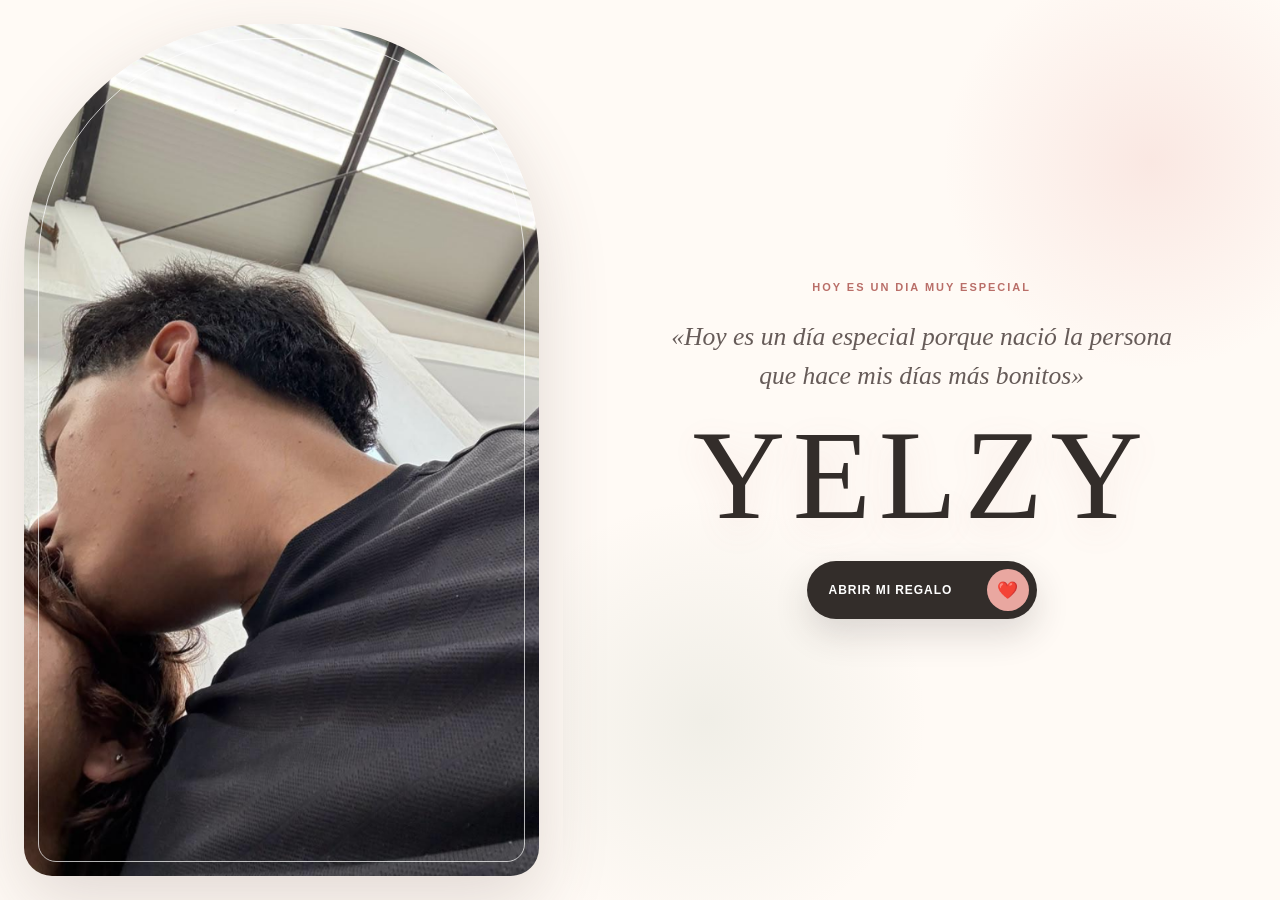
<file: Amor/index.html>
<!DOCTYPE html>
<html lang="es">
<head>
  <meta charset="UTF-8">
  <meta name="viewport" content="width=device-width, initial-scale=1.0">
  <meta name="theme-color" content="#fff8f3">
  <title>Un dia muy especial</title>
  <link rel="stylesheet" href="styles.css">
</head>
<body>
  <section class="welcome-screen" id="welcomeScreen" aria-labelledby="welcomeName">
    <div class="welcome-photo" aria-hidden="true">
      <img src="foto-principal.png" alt="">
    </div>
    <div class="welcome-content">
      <p class="welcome-kicker">Hoy es un dia muy especial</p>
      <blockquote>
        «Hoy es un día especial porque nació la persona que hace mis días más bonitos»
      </blockquote>
      <h1 id="welcomeName">YELZY</h1>
      <button class="open-gift" id="openGift" type="button">
        <span>Abrir mi regalo</span>
        <span aria-hidden="true">❤️</span>
      </button>
    </div>
  </section>

  <div class="glow glow-one"></div>
  <div class="glow glow-two"></div>

  <header class="nav">
    <a class="brand" href="#" aria-label="Inicio">
      <span class="brand-mark">♥</span>
      <span>Para ti</span>
    </a>
    <button class="music-button" id="musicButton" type="button" aria-label="Activar musica">
      <span class="music-bars" aria-hidden="true">
        <i></i><i></i><i></i>
      </span>
      <span id="musicLabel">Musica</span>
    </button>
  </header>

  <main>
    <section class="hero" aria-labelledby="hero-title">
      <div class="hero-copy">
        <p class="eyebrow">Hoy celebraremos a la persona mas especial</p>
        <h1 id="hero-title">Feliz cumpleanos,<br><em>mi amor</em></h1>
        <p class="intro">
          Gracias por llenar mis dias de luz, risas y amor.
          Esta pequena sorpresa es solo un pedacito de todo lo que significas para mi.
        </p>
        <button class="surprise-button" id="surpriseButton" type="button">
          <span>Descubre tu sorpresa</span>
          <span class="arrow" aria-hidden="true">→</span>
        </button>
      </div>

      <div class="hero-art" aria-label="Una foto especial">
        <div class="sparkle sparkle-one">✦</div>
        <div class="sparkle sparkle-two">✦</div>
        <div class="photo-wrap">
          <img src="foto-principal.png" alt="Momento especial principal">
        </div>
        <div class="date-card">
          <span>Un dia</span>
          <strong>especial</strong>
        </div>
      </div>
    </section>

    <div class="scroll-cue" aria-hidden="true">
      <span></span>
    </div>
  </main>

  <script src="script.js"></script>
</body>
</html>
</file>
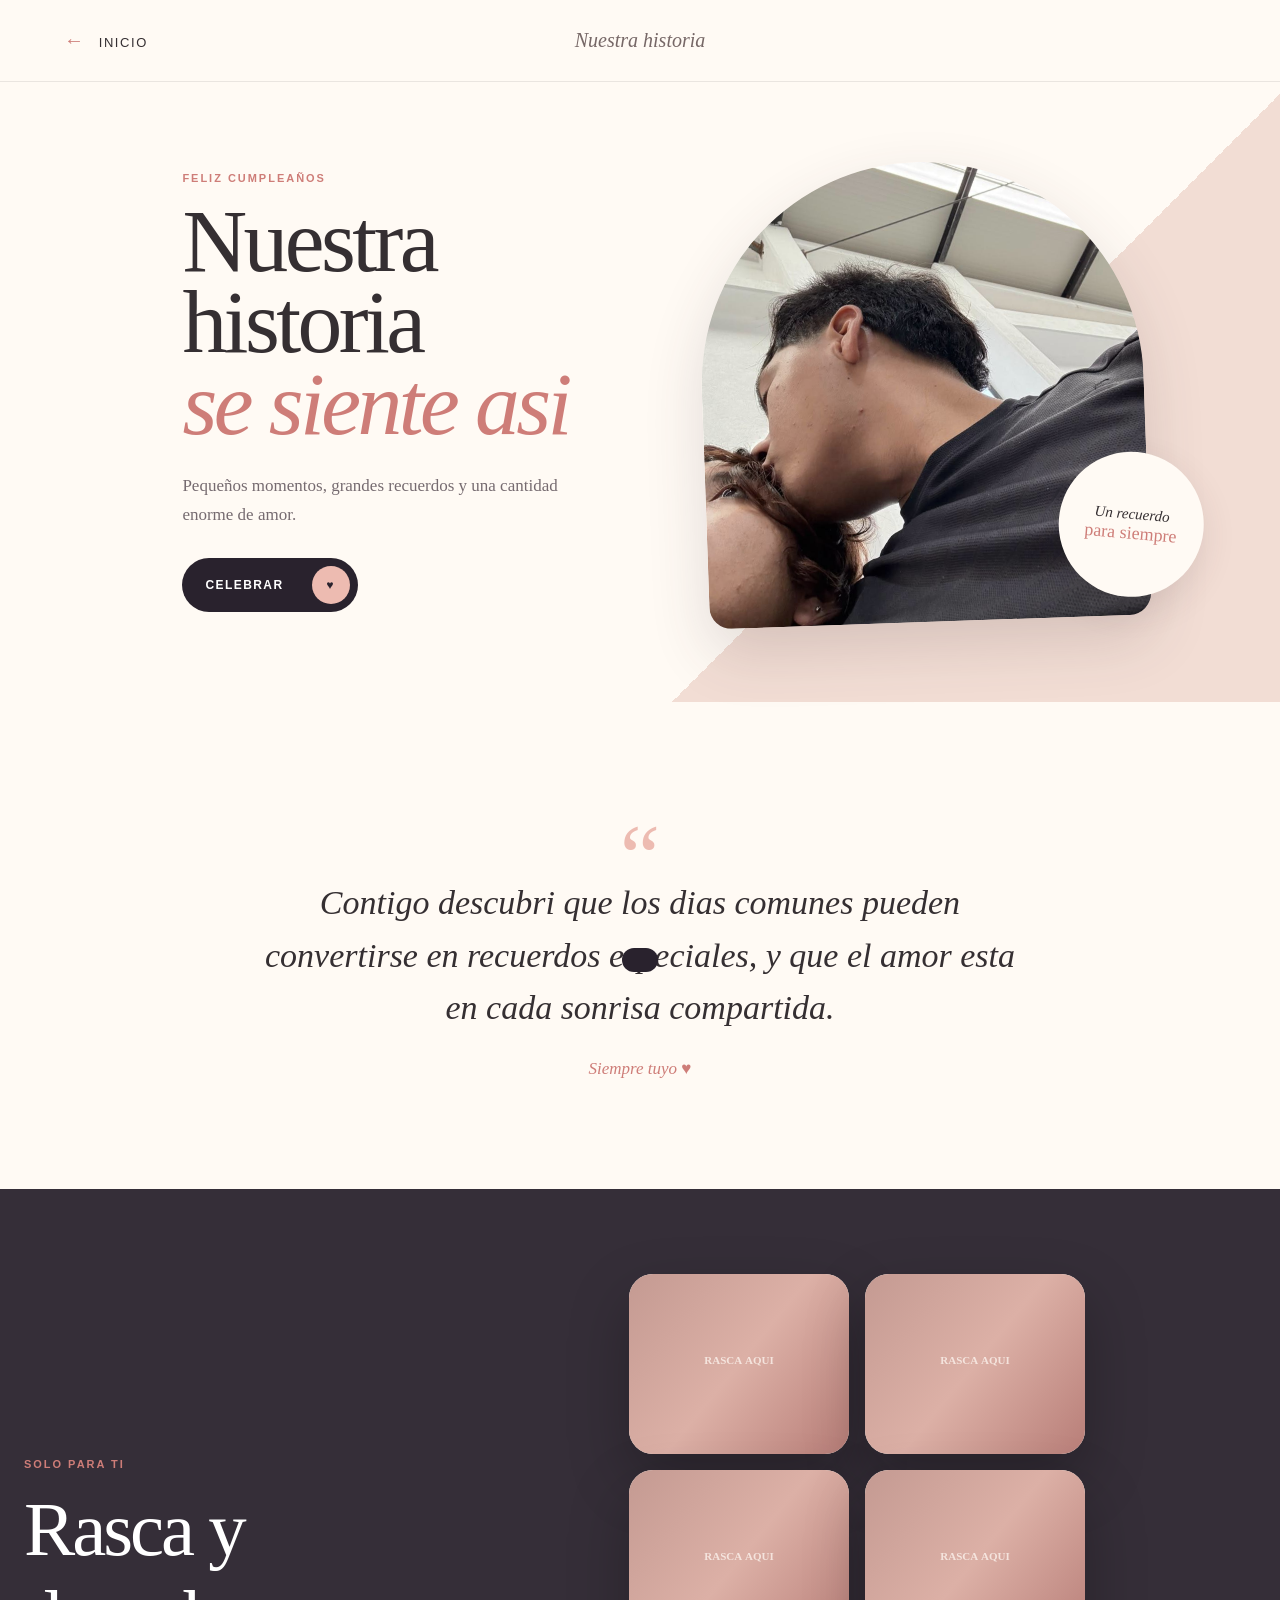
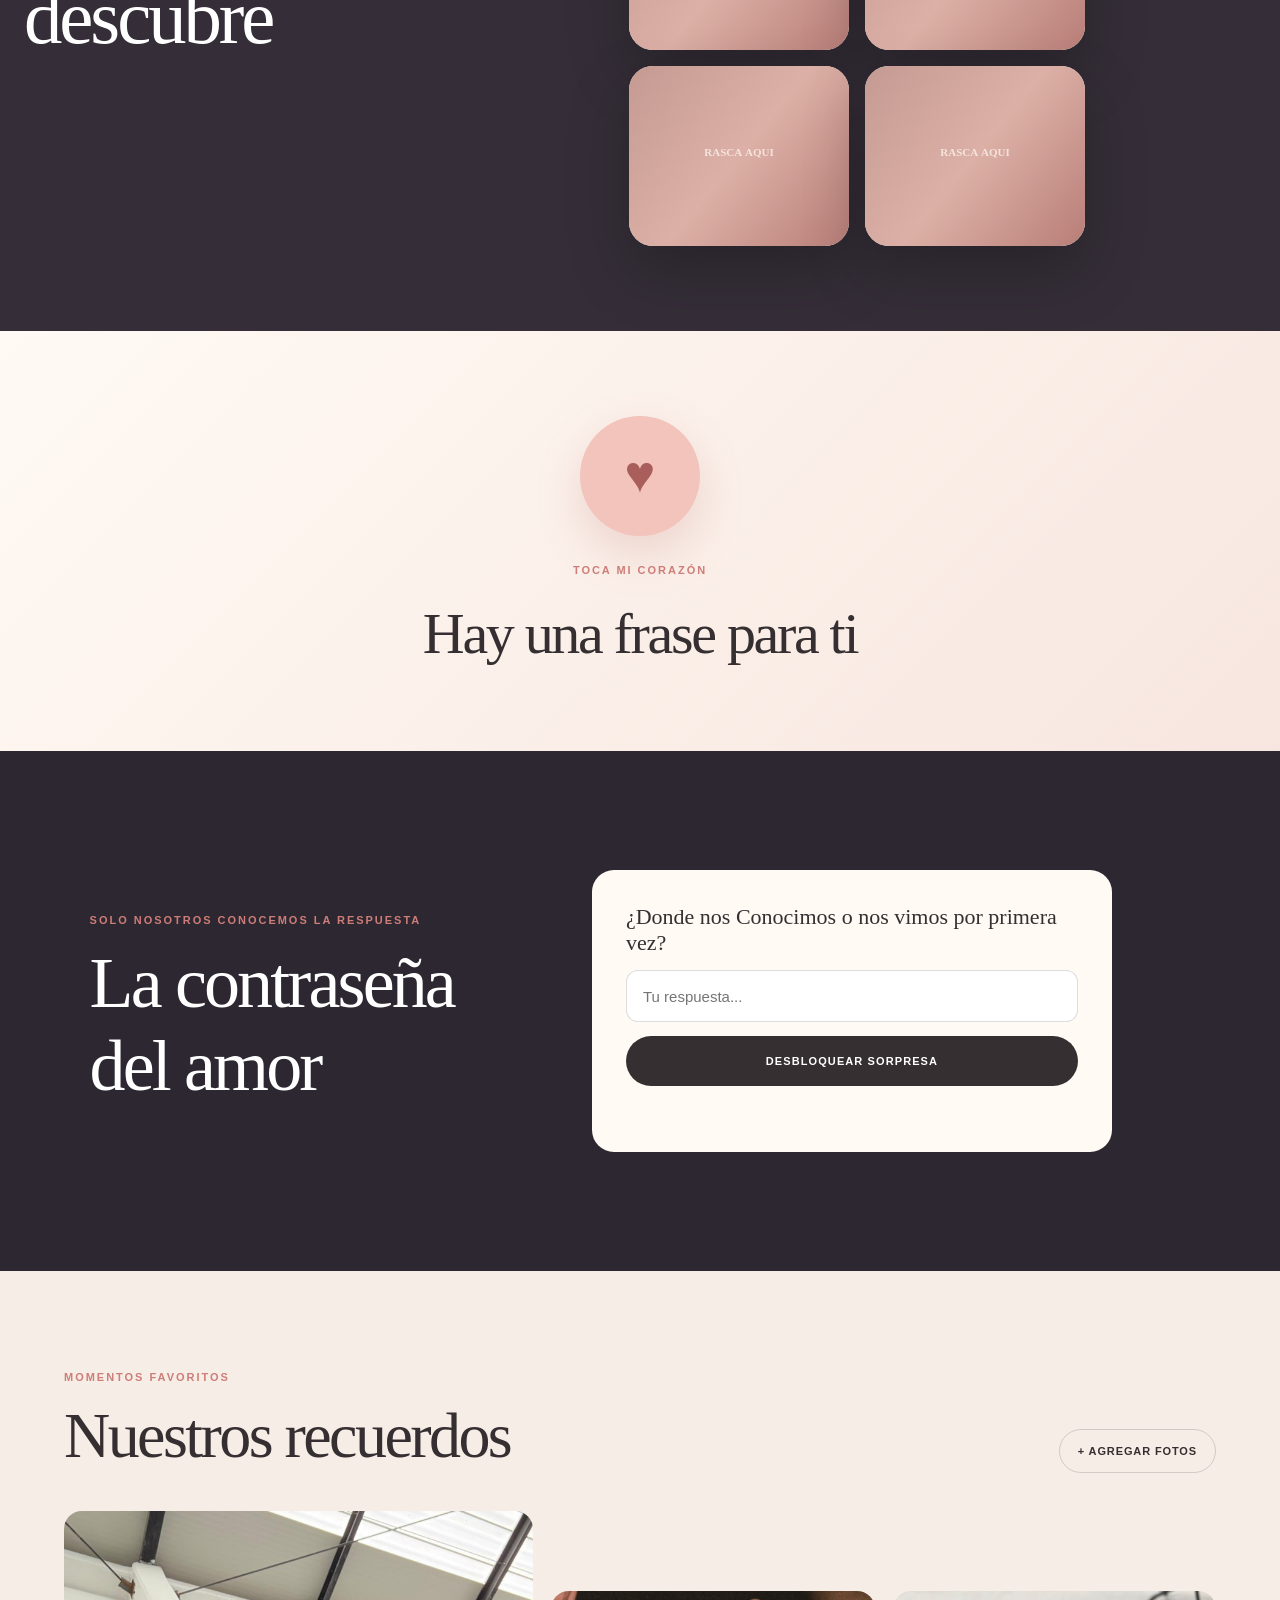
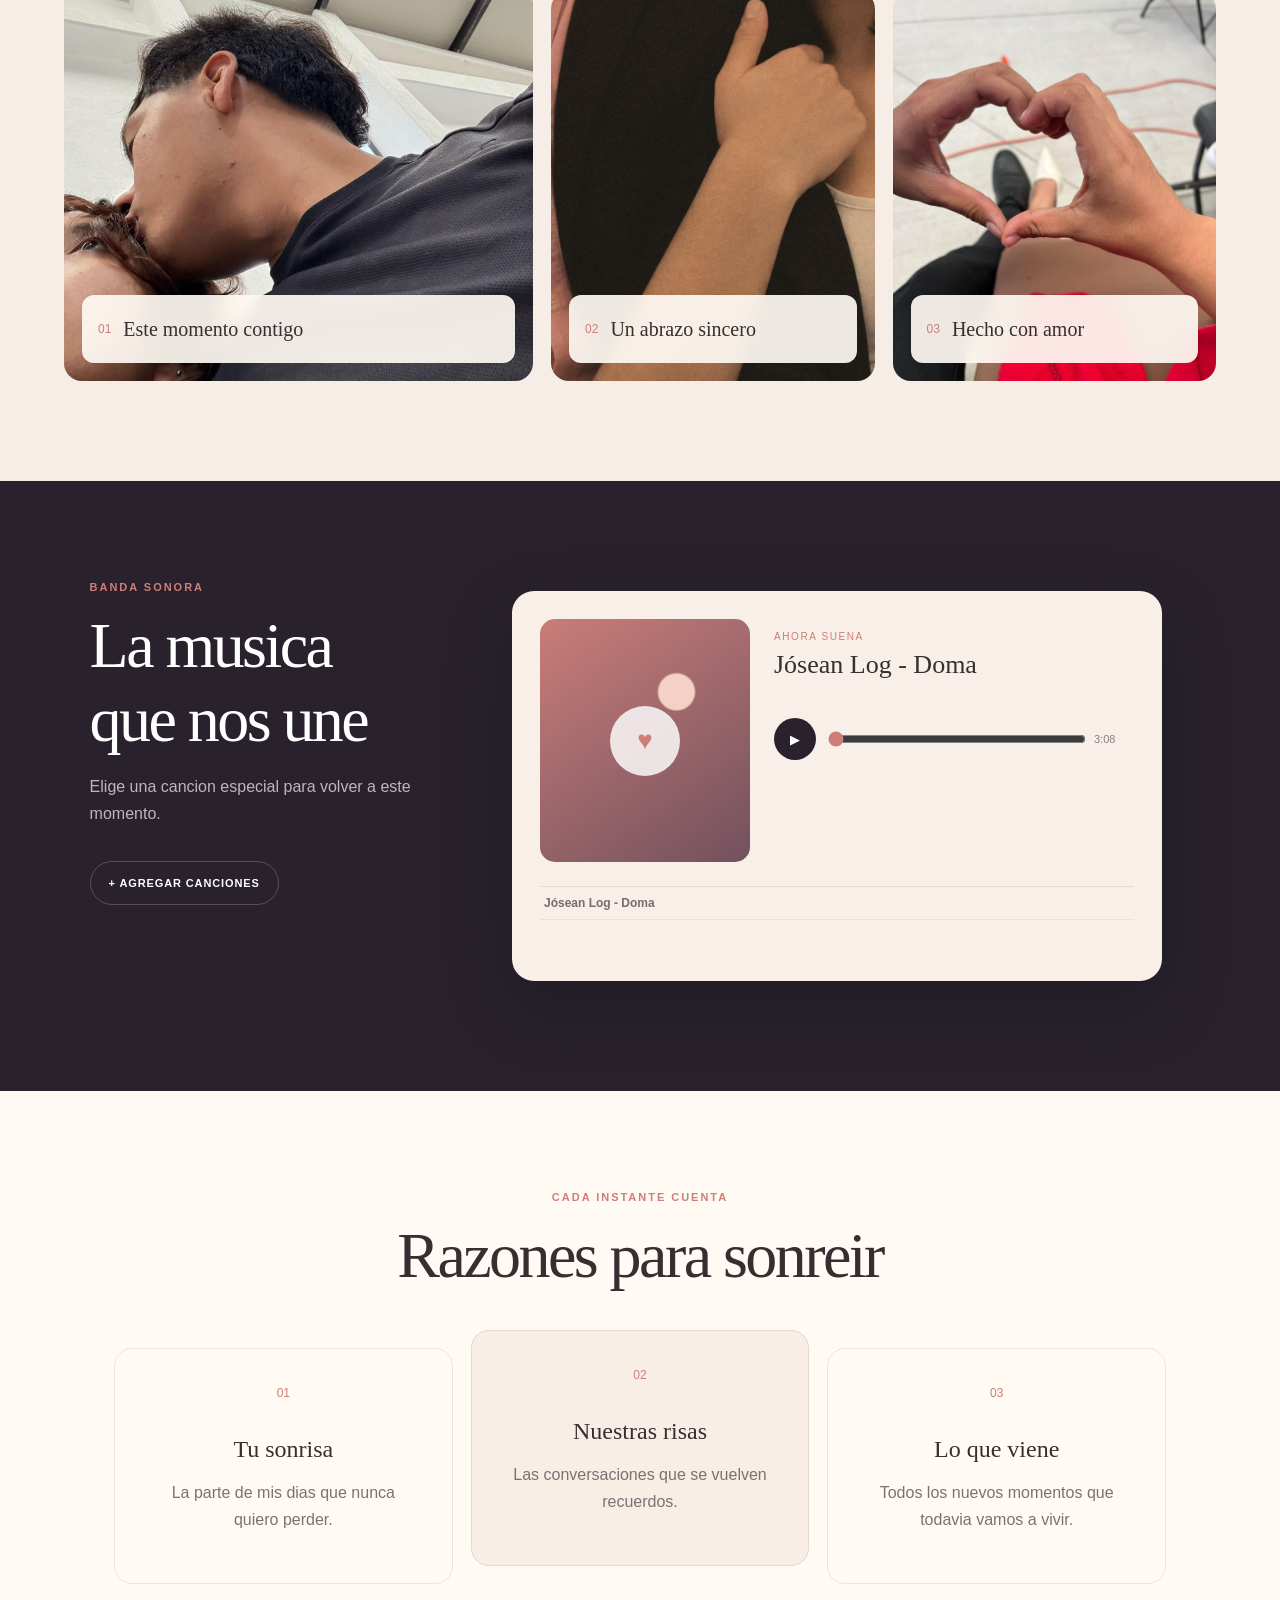
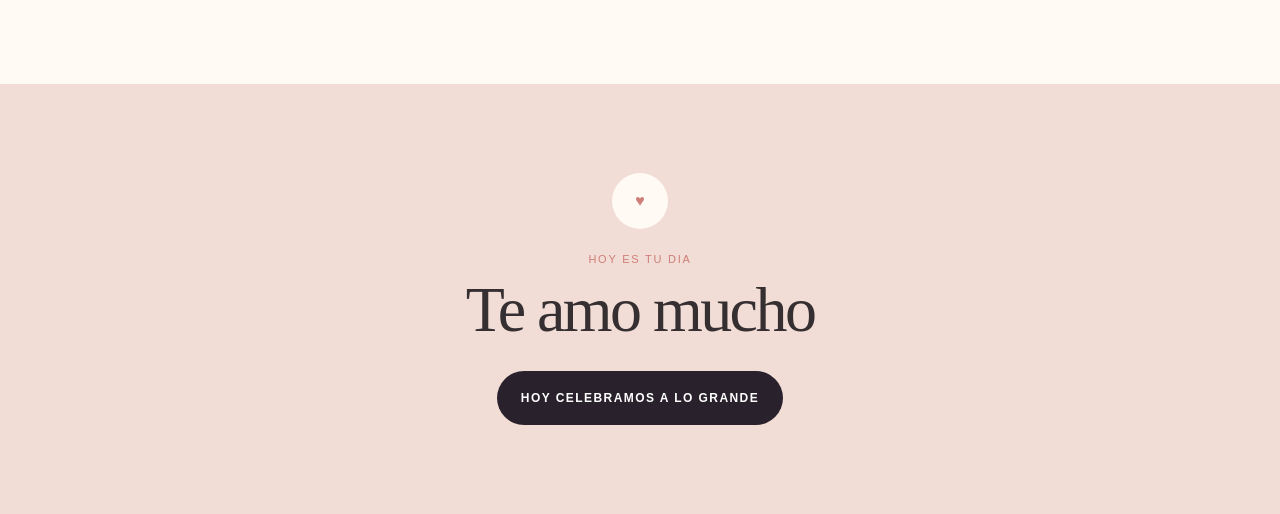
<file: Amor/sorpresa.html>
<!DOCTYPE html>
<html lang="es">
<head>
  <meta charset="UTF-8">
  <meta name="viewport" content="width=device-width, initial-scale=1.0">
  <meta name="theme-color" content="#251f29">
  <title>Tu sorpresa</title>
  <link rel="stylesheet" href="sorpresa.css">
</head>
<body>
  <canvas id="confetti" aria-hidden="true"></canvas>

  <nav class="topbar">
    <a class="back-link" href="index.html" aria-label="Volver al inicio">
      <span>←</span> Inicio
    </a>
    <span class="nav-title">Nuestra historia</span>
  </nav>

  <main>
    <section class="opening">
      <div class="opening-copy">
        <p class="kicker">Feliz cumpleaños</p>
        <h1>Nuestra historia<br><em>se siente asi</em></h1>
        <p>Pequeños momentos, grandes recuerdos y una cantidad enorme de amor.</p>
        <button class="gift-button" id="giftButton" type="button">
          <span>Celebrar</span>
          <span aria-hidden="true">♥</span>
        </button>
      </div>
      <div class="opening-photo">
        <img src="foto-principal.png" alt="Foto principal de nosotros">
        <div class="photo-label">
          <span>Un recuerdo</span>
          <strong>para siempre</strong>
        </div>
      </div>
    </section>

    <section class="letter">
      <span class="quote-mark">“</span>
      <p>
        Contigo descubri que los dias comunes pueden convertirse en recuerdos
        especiales, y que el amor esta en cada sonrisa compartida.
      </p>
      <span class="signature">Siempre tuyo ♥</span>
    </section>

    <section class="scratch-section">
      <div class="scratch-heading">
        <p class="kicker">Solo para ti</p>
        <h2>Rasca y descubre</h2>
      </div>
      <div class="scratch-grid">
        <div class="scratch-card">
          <div class="scratch-message" aria-label="Mensaje secreto">
            <span>Mi sorpresa 1</span>
            <strong>El amor eres tú, hoy y siempre ♥</strong>
            <small>Rasca para revelar</small>
          </div>
          <canvas class="scratchCanvas" aria-label="Capa para rascar"></canvas>
        </div>
        <div class="scratch-card">
          <div class="scratch-message" aria-label="Mensaje secreto">
            <span>Mi sorpresa 2</span>
            <strong>Tu sonrisa ilumina todos mis días</strong>
            <small>Rasca para revelar</small>
          </div>
          <canvas class="scratchCanvas" aria-label="Capa para rascar"></canvas>
        </div>
        <div class="scratch-card">
          <div class="scratch-message" aria-label="Mensaje secreto">
            <span>Mi sorpresa 3</span>
            <strong>Contigo quiero vivir mil aventuras</strong>
            <small>Rasca para revelar</small>
          </div>
          <canvas class="scratchCanvas" aria-label="Capa para rascar"></canvas>
        </div>
        <div class="scratch-card">
          <div class="scratch-message" aria-label="Mensaje secreto">
            <span>Mi sorpresa 4</span>
            <strong>Eres mi persona favorita</strong>
            <small>Rasca para revelar</small>
          </div>
          <canvas class="scratchCanvas" aria-label="Capa para rascar"></canvas>
        </div>
        <div class="scratch-card">
          <div class="scratch-message" aria-label="Mensaje secreto">
            <span>Mi sorpresa 5</span>
            <strong>Gracias por hacerme feliz</strong>
            <small>Rasca para revelar</small>
          </div>
          <canvas class="scratchCanvas" aria-label="Capa para rascar"></canvas>
        </div>
        <div class="scratch-card">
          <div class="scratch-message" aria-label="Mensaje secreto">
            <span>Mi sorpresa 6</span>
            <strong>Te elegiría una y otra vez</strong>
            <small>Rasca para revelar</small>
          </div>
          <canvas class="scratchCanvas" aria-label="Capa para rascar"></canvas>
        </div>
      </div>
    </section>

    <section class="love-heart-section">
      <div class="beating-heart" id="beatingHeart" role="button" tabindex="0" aria-label="Toca el corazón">
        <span>♥</span>
      </div>
      <p class="kicker">Toca mi corazón</p>
      <h2 id="heartMessage">Hay una frase para ti</h2>
    </section>

    <section class="love-password">
      <div class="password-copy">
        <p class="kicker">Solo nosotros conocemos la respuesta</p>
        <h2>La contraseña del amor</h2>
      </div>
      <form class="password-card" id="passwordForm">
        <label for="loveAnswer">¿Donde nos Conocimos o nos vimos por primera vez?</label>
        <input id="loveAnswer" type="text" autocomplete="off" placeholder="Tu respuesta..." required>
        <button type="submit">Desbloquear sorpresa</button>
        <p class="password-result" id="passwordResult"></p>
      </form>
      <div class="password-reveal" id="passwordReveal">
        <span>♕</span>
        <strong>Conseguiste desbloquearlo</strong>
        <p>Nuestro primer encuentro fue el comienzo de mi historia favorita.</p>
      </div>
    </section>

    <section class="gallery-section" id="galeria">
      <div class="section-heading">
        <div>
          <p class="kicker">Momentos favoritos</p>
          <h2>Nuestros recuerdos</h2>
        </div>
        <label class="add-button" for="photoInput">+ Agregar fotos</label>
        <input id="photoInput" type="file" accept="image/*" multiple hidden>
      </div>
      <div class="gallery" id="gallery">
        <figure class="gallery-item featured interactive" tabindex="0">
          <img src="foto-principal.png" alt="Foto principal de nosotros">
          <figcaption>
            <span>01</span>
            <strong>Este momento contigo</strong>
          </figcaption>
          <button class="memory-caption" type="button" aria-label="Ver historia de esta foto">
            <strong>Este beso lo guardaria para siempre</strong>
            <span>Porque estar cerca de ti hace que todo se sienta perfecto.</span>
          </button>
        </figure>
        <figure class="gallery-item interactive" tabindex="0">
          <img src="recuerdo-2.png" alt="Uno de nuestros momentos">
          <figcaption>
            <span>02</span>
            <strong>Un abrazo sincero</strong>
          </figcaption>
          <button class="memory-caption" type="button" aria-label="Ver historia de esta foto">
            <strong>Tu abrazo es mi lugar favorito</strong>
            <span>Si pudiera elegir un momento otra vez, seria este contigo.</span>
          </button>
        </figure>
        <figure class="gallery-item interactive" tabindex="0">
          <img src="recuerdo-3.png" alt="Nuestro corazón compartido">
          <figcaption>
            <span>03</span>
            <strong>Hecho con amor</strong>
          </figcaption>
          <button class="memory-caption" type="button" aria-label="Ver historia de esta foto">
            <strong>Dos manos, un mismo corazón</strong>
            <span>Mis mejores recuerdos siguen siendo los que vivimos juntos.</span>
          </button>
        </figure>
      </div>
    </section>

    <section class="music-section">
      <div class="music-copy">
        <p class="kicker">Banda sonora</p>
        <h2>La musica que nos une</h2>
        <p>Elige una cancion especial para volver a este momento.</p>
        <label class="add-button dark" for="songInput">+ Agregar canciones</label>
        <input id="songInput" type="file" accept="audio/*" multiple hidden>
      </div>
      <div class="player-card">
        <div class="album-art">
          <span>♥</span>
        </div>
        <div class="track-info">
          <span class="track-label">Ahora suena</span>
          <strong id="trackName">Jósean Log - Doma</strong>
          <div class="player-row">
            <button id="playButton" type="button" aria-label="Reproducir">▶</button>
            <input id="progress" type="range" value="0" min="0" max="100" aria-label="Progreso">
            <time id="duration">0:00</time>
          </div>
          <audio id="audio" preload="metadata">
            <source src="Doma.mp3" type="audio/mpeg">
          </audio>
        </div>
        <div class="playlist" id="playlist"></div>
      </div>
    </section>

    <section class="timeline">
      <p class="kicker">Cada instante cuenta</p>
      <h2>Razones para sonreir</h2>
      <div class="timeline-grid">
        <article>
          <span>01</span>
          <h3>Tu sonrisa</h3>
          <p>La parte de mis dias que nunca quiero perder.</p>
        </article>
        <article>
          <span>02</span>
          <h3>Nuestras risas</h3>
          <p>Las conversaciones que se vuelven recuerdos.</p>
        </article>
        <article>
          <span>03</span>
          <h3>Lo que viene</h3>
          <p>Todos los nuevos momentos que todavia vamos a vivir.</p>
        </article>
      </div>
    </section>

    <section class="finale">
      <div class="finale-heart">♥</div>
      <p>Hoy es tu dia</p>
      <h2>Te amo mucho</h2>
      <button id="loveButton" type="button">Hoy celebramos a lo grande</button>
    </section>
  </main>

  <div class="toast" id="toast" role="status"></div>
  <script src="sorpresa.js"></script>
</body>
</html>
</file>
<file: Amor/styles.css>
:root {
  --cream: #fffaf5;
  --ink: #332d2a;
  --pink: #e9a7a0;
  --rose: #b96e68;
  --sage: #879b82;
  --line: rgba(51, 45, 42, 0.12);
}

* {
  box-sizing: border-box;
}

html {
  scroll-behavior: smooth;
}

body {
  margin: 0;
  min-height: 100vh;
  overflow-x: hidden;
  color: var(--ink);
  background:
    linear-gradient(rgba(255, 250, 245, 0.92), rgba(255, 250, 245, 0.92)),
    repeating-linear-gradient(90deg, transparent 0 79px, rgba(185, 110, 104, 0.06) 80px);
  font-family: "Segoe UI", Arial, sans-serif;
}

body.welcome-active {
  overflow: hidden;
}

.welcome-screen {
  position: fixed;
  inset: 0;
  z-index: 100;
  display: grid;
  grid-template-columns: 44% 56%;
  background: #fffaf5;
  transition: opacity 0.9s ease, visibility 0.9s ease;
}

.welcome-screen.opening {
  opacity: 0;
  visibility: hidden;
  pointer-events: none;
}

.welcome-photo {
  position: relative;
  margin: 24px;
  overflow: hidden;
  border-radius: 240px 240px 28px 28px;
  box-shadow: 0 24px 70px rgba(91, 68, 61, 0.18);
}

.welcome-photo::after {
  content: "";
  position: absolute;
  inset: 14px;
  border: 1px solid rgba(255, 255, 255, 0.7);
  border-radius: 225px 225px 18px 18px;
}

.welcome-photo img {
  width: 100%;
  height: 100%;
  object-fit: cover;
  filter: saturate(0.88);
}

.welcome-content {
  display: flex;
  flex-direction: column;
  align-items: center;
  justify-content: center;
  padding: 40px 7vw;
  text-align: center;
  background:
    radial-gradient(circle at 82% 18%, rgba(233, 167, 160, 0.22), transparent 22%),
    radial-gradient(circle at 20% 80%, rgba(135, 155, 130, 0.12), transparent 24%);
}

.welcome-kicker {
  margin: 0 0 24px;
  color: var(--rose);
  font-size: 11px;
  font-weight: 800;
  letter-spacing: 0.18em;
  text-transform: uppercase;
}

.welcome-content blockquote {
  max-width: 520px;
  margin: 0;
  color: #665b58;
  font: italic clamp(18px, 2vw, 26px)/1.55 Georgia, serif;
}

.welcome-content h1 {
  margin: 22px 0 28px;
  color: var(--ink);
  font-size: clamp(76px, 10vw, 140px);
  line-height: 0.9;
  letter-spacing: 0.06em;
  text-shadow: 0 10px 35px rgba(185, 110, 104, 0.12);
}

.open-gift {
  min-width: 230px;
  height: 58px;
  padding: 0 8px 0 22px;
  border: 0;
  border-radius: 999px;
  background: var(--ink);
  color: white;
  display: inline-flex;
  align-items: center;
  justify-content: space-between;
  gap: 20px;
  font-size: 12px;
  font-weight: 800;
  letter-spacing: 0.08em;
  text-transform: uppercase;
  cursor: pointer;
  box-shadow: 0 15px 35px rgba(51, 45, 42, 0.16);
}

.open-gift span:last-child {
  width: 42px;
  height: 42px;
  display: grid;
  place-items: center;
  border-radius: 50%;
  background: var(--pink);
  font-size: 17px;
}

.glow {
  position: fixed;
  z-index: -1;
  width: 420px;
  height: 420px;
  border-radius: 50%;
  filter: blur(20px);
  opacity: 0.38;
  pointer-events: none;
}

.glow-one {
  right: -260px;
  top: 90px;
  background: #f3c5b9;
}

.glow-two {
  left: -280px;
  bottom: -180px;
  background: #d8dfca;
}

.nav {
  height: 96px;
  max-width: 1180px;
  margin: 0 auto;
  padding: 0 36px;
  display: flex;
  align-items: center;
  justify-content: space-between;
  border-bottom: 1px solid var(--line);
}

.nav, .hero {
  width: 100%;
}

.brand {
  display: flex;
  align-items: center;
  gap: 10px;
  color: var(--ink);
  text-decoration: none;
  font-family: Georgia, "Times New Roman", serif;
  font-size: 21px;
  letter-spacing: 0.02em;
}

.brand-mark {
  width: 34px;
  height: 34px;
  display: grid;
  place-items: center;
  border: 1px solid var(--pink);
  border-radius: 50%;
  color: var(--rose);
  font-size: 14px;
}

.music-button {
  border: 0;
  background: transparent;
  color: var(--ink);
  display: flex;
  align-items: center;
  gap: 10px;
  font: 600 12px "Segoe UI", sans-serif;
  letter-spacing: 0.16em;
  text-transform: uppercase;
  cursor: pointer;
}

.music-bars {
  height: 24px;
  display: flex;
  align-items: center;
  gap: 3px;
}

.music-bars i {
  width: 2px;
  height: 10px;
  display: block;
  background: var(--rose);
  border-radius: 2px;
  transition: height 0.2s;
}

.music-button.playing .music-bars i {
  animation: equalize 0.65s ease-in-out infinite alternate;
}

.music-button.playing .music-bars i:nth-child(2) {
  animation-delay: -0.35s;
}

.music-button.playing .music-bars i:nth-child(3) {
  animation-delay: -0.18s;
}

.hero {
  max-width: 1180px;
  min-height: calc(100vh - 144px);
  margin: 0 auto;
  padding: 48px 36px 64px;
  display: grid;
  grid-template-columns: 52% 48%;
  align-items: center;
}

.hero-copy {
  position: relative;
  z-index: 2;
  padding-right: 20px;
}

.eyebrow {
  margin: 0 0 18px;
  color: var(--rose);
  font-size: 12px;
  font-weight: 700;
  letter-spacing: 0.16em;
  text-transform: uppercase;
}

h1 {
  margin: 0;
  font-family: Georgia, "Times New Roman", serif;
  font-size: clamp(58px, 7vw, 92px);
  line-height: 0.91;
  letter-spacing: -0.055em;
  font-weight: 400;
}

h1 em {
  color: var(--rose);
  font-weight: 400;
}

.intro {
  max-width: 475px;
  margin: 28px 0 32px;
  color: #625955;
  font-family: Georgia, "Times New Roman", serif;
  font-size: 18px;
  line-height: 1.75;
}

.surprise-button {
  min-width: 245px;
  height: 58px;
  padding: 0 15px 0 24px;
  border: 0;
  border-radius: 999px;
  background: var(--ink);
  color: white;
  display: inline-flex;
  align-items: center;
  justify-content: space-between;
  gap: 25px;
  font: 700 12px "Segoe UI", sans-serif;
  letter-spacing: 0.08em;
  text-transform: uppercase;
  cursor: pointer;
  box-shadow: 0 14px 30px rgba(51, 45, 42, 0.14);
  transition: transform 0.25s, box-shadow 0.25s;
}

.surprise-button:hover {
  transform: translateY(-3px);
  box-shadow: 0 18px 36px rgba(51, 45, 42, 0.2);
}

.arrow {
  width: 38px;
  height: 38px;
  display: grid;
  place-items: center;
  border-radius: 50%;
  background: var(--pink);
  color: var(--ink);
  font-size: 19px;
}

.hero-art {
  position: relative;
  height: 590px;
  display: grid;
  place-items: center;
}

.photo-wrap {
  position: relative;
  width: min(410px, 34vw);
  height: 510px;
  overflow: hidden;
  border-radius: 220px 220px 36px 36px;
  box-shadow: 0 22px 60px rgba(91, 68, 61, 0.16);
  transform: rotate(2deg);
  background: #ddd;
}

.photo-wrap::after {
  content: "";
  position: absolute;
  inset: 12px;
  border: 1px solid rgba(255, 255, 255, 0.65);
  border-radius: 208px 208px 26px 26px;
  pointer-events: none;
}

.photo-wrap img {
  width: 100%;
  height: 100%;
  object-fit: cover;
  object-position: 50% 50%;
  filter: saturate(0.82) sepia(0.08);
}

.date-card {
  position: absolute;
  right: -5px;
  bottom: 25px;
  width: 142px;
  height: 142px;
  display: flex;
  flex-direction: column;
  align-items: center;
  justify-content: center;
  border-radius: 50%;
  background: var(--cream);
  border: 1px solid var(--pink);
  box-shadow: 0 12px 30px rgba(91, 68, 61, 0.12);
  transform: rotate(-7deg);
}

.date-card span {
  font-family: Georgia, "Times New Roman", serif;
  font-style: italic;
  font-size: 16px;
}

.date-card strong {
  margin-top: 3px;
  color: var(--rose);
  font-family: Georgia, "Times New Roman", serif;
  font-size: 20px;
  font-weight: 400;
}

.sparkle {
  position: absolute;
  color: var(--pink);
  font-size: 24px;
  animation: twinkle 2.2s ease-in-out infinite;
}

.sparkle-one {
  top: 46px;
  left: 6%;
}

.sparkle-two {
  right: 2%;
  top: 185px;
  animation-delay: -1.1s;
}

.scroll-cue {
  position: absolute;
  left: 50%;
  bottom: 18px;
  width: 20px;
  height: 30px;
  border: 1px solid var(--line);
  border-radius: 20px;
  transform: translateX(-50%);
}

.scroll-cue span {
  position: absolute;
  width: 3px;
  height: 6px;
  left: 50%;
  top: 6px;
  border-radius: 3px;
  background: var(--rose);
  transform: translateX(-50%);
  animation: scroll 1.8s infinite;
}

.love-dialog {
  width: min(520px, calc(100% - 32px));
  border: 0;
  border-radius: 28px;
  padding: 48px 44px;
  color: var(--ink);
  background: var(--cream);
  text-align: center;
  box-shadow: 0 30px 90px rgba(51, 45, 42, 0.25);
}

.love-dialog::backdrop {
  background: rgba(51, 45, 42, 0.32);
  backdrop-filter: blur(8px);
}

.dialog-close {
  position: absolute;
  right: 18px;
  top: 14px;
  width: 36px;
  height: 36px;
  border: 0;
  border-radius: 50%;
  background: transparent;
  color: #81736e;
  font-size: 28px;
  cursor: pointer;
}

.dialog-kicker {
  color: var(--rose);
  font-size: 11px;
  font-weight: 700;
  letter-spacing: 0.16em;
  text-transform: uppercase;
}

.love-dialog h2 {
  margin: 12px 0;
  font: 400 42px Georgia, "Times New Roman", serif;
  letter-spacing: -0.03em;
}

.love-dialog p:not(.dialog-kicker) {
  color: #625955;
  line-height: 1.7;
}

.dialog-heart {
  width: 54px;
  height: 54px;
  margin: 24px auto 0;
  display: grid;
  place-items: center;
  border-radius: 50%;
  background: #f6dad5;
  color: var(--rose);
  animation: heartbeat 1.4s ease-in-out infinite;
}

@keyframes equalize {
  to { height: 20px; }
}

@keyframes twinkle {
  50% { opacity: 0.35; transform: scale(0.7) rotate(15deg); }
}

@keyframes scroll {
  0% { opacity: 0; transform: translate(-50%, 0); }
  40% { opacity: 1; }
  100% { opacity: 0; transform: translate(-50%, 10px); }
}

@keyframes heartbeat {
  50% { transform: scale(1.12); }
}

@media (max-width: 900px) {
  .welcome-screen {
    grid-template-columns: 1fr;
  }

  .welcome-photo {
    height: 38vh;
    min-height: 220px;
    margin: 18px 18px 0;
    border-radius: 180px 180px 22px 22px;
  }

  .welcome-content {
    padding: 24px 24px 36px;
  }

  .welcome-kicker {
    margin-bottom: 14px;
  }

  .welcome-content h1 {
    margin: 14px 0 20px;
  }

  .nav {
    height: 78px;
  }

  .hero {
    min-height: auto;
    grid-template-columns: 1fr;
    padding-top: 54px;
    text-align: center;
  }

  .hero-copy {
    padding: 0;
  }

  .intro {
    margin-left: auto;
    margin-right: auto;
  }

  .hero-art {
    height: 560px;
  }

  .photo-wrap {
    width: min(390px, 78vw);
  }

  .date-card {
    right: calc(50% - 215px);
  }

  .scroll-cue {
    display: none;
  }
}

@media (max-width: 520px) {
  .welcome-photo {
    height: 34vh;
  }

  .welcome-content blockquote {
    max-width: 330px;
  }

  .welcome-content h1 {
    font-size: 64px;
  }

  .nav {
    padding: 0 20px;
  }

  .brand {
    font-size: 18px;
  }

  .music-button #musicLabel {
    display: none;
  }

  .hero {
    padding: 40px 20px 30px;
  }

  h1 {
    font-size: clamp(48px, 16vw, 68px);
  }

  .eyebrow {
    max-width: 300px;
    margin-left: auto;
    margin-right: auto;
    line-height: 1.6;
  }

  .intro {
    font-size: 16px;
  }

  .surprise-button {
    min-width: 230px;
  }

  .hero-art {
    height: 475px;
  }

  .photo-wrap {
    height: 420px;
  }

  .date-card {
    width: 118px;
    height: 118px;
    right: 2px;
  }

  .love-dialog {
    padding: 42px 24px 34px;
  }

  .love-dialog h2 {
    font-size: 34px;
  }
}
</file>
<file: Amor/sorpresa.css>
:root {
  --night: #29222d;
  --cream: #fffaf4;
  --paper: #f8eee5;
  --rose: #ce7d78;
  --blush: #edbbb1;
  --gold: #c59a67;
  --ink: #352f32;
}

* { box-sizing: border-box; }

html { scroll-behavior: smooth; }

body {
  margin: 0;
  color: var(--ink);
  background: var(--cream);
  font-family: "Segoe UI", Arial, sans-serif;
  overflow-x: hidden;
}

img {
  max-width: 100%;
}

#confetti {
  position: fixed;
  inset: 0;
  z-index: 20;
  width: 100%;
  height: 100%;
  pointer-events: none;
}

.topbar {
  height: 82px;
  padding: 0 5vw;
  display: grid;
  grid-template-columns: 1fr auto 1fr;
  align-items: center;
  border-bottom: 1px solid rgba(53, 47, 50, 0.1);
}

.back-link {
  color: var(--ink);
  text-decoration: none;
  font-size: 13px;
  text-transform: uppercase;
  letter-spacing: 0.12em;
}

.back-link span {
  margin-right: 8px;
  color: var(--rose);
  font-size: 20px;
}

.nav-title {
  font: italic 20px Georgia, serif;
  color: #766766;
}

.opening {
  min-height: 620px;
  display: grid;
  grid-template-columns: 52% 48%;
  align-items: center;
  background: linear-gradient(135deg, #fffaf4 0 68%, #f2ddd4 68%);
}

.opening-copy {
  max-width: 560px;
  padding: 50px 6vw;
  justify-self: end;
}

.kicker {
  margin: 0 0 16px;
  color: var(--rose);
  font-size: 11px;
  font-weight: 800;
  letter-spacing: 0.18em;
  text-transform: uppercase;
}

h1, h2 {
  font-family: Georgia, "Times New Roman", serif;
  font-weight: 400;
  letter-spacing: -0.04em;
}

h1 {
  margin: 0;
  font-size: clamp(58px, 7vw, 96px);
  line-height: 0.91;
}

h1 em {
  color: var(--rose);
  font-weight: 400;
}

.opening-copy > p:not(.kicker) {
  max-width: 430px;
  margin: 28px 0;
  color: #766b70;
  font: 17px/1.7 Georgia, serif;
}

.gift-button,
.finale button {
  height: 54px;
  border: 0;
  border-radius: 999px;
  padding: 0 8px 0 23px;
  background: var(--night);
  color: white;
  display: inline-flex;
  align-items: center;
  gap: 28px;
  font-size: 12px;
  font-weight: 800;
  letter-spacing: 0.12em;
  text-transform: uppercase;
  cursor: pointer;
}

.gift-button span:last-child {
  width: 38px;
  height: 38px;
  display: grid;
  place-items: center;
  border-radius: 50%;
  background: var(--blush);
  color: var(--night);
}

.opening-photo {
  position: relative;
  width: 72%;
  height: 460px;
  justify-self: start;
  margin-left: 6%;
  transform: rotate(-2deg);
}

.opening-photo img {
  width: 100%;
  height: 100%;
  object-fit: cover;
  border-radius: 240px 240px 24px 24px;
  box-shadow: 0 24px 60px rgba(70, 49, 57, 0.16);
  filter: saturate(0.82);
}

.photo-label {
  position: absolute;
  right: -55px;
  bottom: 18px;
  width: 145px;
  height: 145px;
  border-radius: 50%;
  background: var(--cream);
  display: flex;
  flex-direction: column;
  align-items: center;
  justify-content: center;
  box-shadow: 0 12px 35px rgba(70, 49, 57, 0.12);
  transform: rotate(7deg);
}

.photo-label span { font: italic 15px Georgia, serif; }
.photo-label strong { color: var(--rose); font: 18px Georgia, serif; }

.letter {
  max-width: 820px;
  margin: 0 auto;
  padding: 110px 30px;
  text-align: center;
}

.quote-mark {
  display: block;
  height: 55px;
  color: var(--blush);
  font: 90px/1 Georgia, serif;
}

.letter p {
  margin: 10px 0 24px;
  font: italic 34px/1.55 Georgia, serif;
}

.signature {
  color: var(--rose);
  font: italic 17px Georgia, serif;
}

.scratch-section {
  min-height: 520px;
  padding: 85px 24px;
  display: grid;
  grid-template-columns: 0.65fr 1.35fr;
  align-items: center;
  gap: 50px;
  background: #352e38;
  color: white;
  overflow: hidden;
}

.scratch-grid {
  display: grid;
  grid-template-columns: repeat(2, minmax(0, 220px));
  justify-content: center;
  gap: 16px;
}

.scratch-heading {
  max-width: 420px;
  justify-self: end;
}

.scratch-heading h2 {
  margin: 0;
  font-size: clamp(48px, 6vw, 78px);
}

.scratch-card {
  position: relative;
  width: 100%;
  height: 180px;
  border-radius: 24px;
  overflow: hidden;
  background: #fffaf4;
  box-shadow: 0 25px 60px rgba(0, 0, 0, 0.25);
  touch-action: none;
}

.scratch-message {
  position: absolute;
  inset: 0;
  display: flex;
  flex-direction: column;
  align-items: center;
  justify-content: center;
  padding: 24px;
  color: var(--ink);
  text-align: center;
}

.scratch-message span {
  color: var(--rose);
  font-size: 11px;
  font-weight: 800;
  letter-spacing: 0.16em;
  text-transform: uppercase;
}

.scratch-message strong {
  max-width: 360px;
  margin: 16px 0;
  font: 34px/1.15 Georgia, serif;
}

.scratch-message small {
  color: #95878a;
  font-size: 11px;
  letter-spacing: 0.08em;
  text-transform: uppercase;
}

.scratchCanvas {
  position: absolute;
  inset: 0;
  width: 100%;
  height: 100%;
  cursor: grab;
}

.love-heart-section {
  min-height: 420px;
  display: flex;
  flex-direction: column;
  align-items: center;
  justify-content: center;
  text-align: center;
  background: linear-gradient(135deg, #fffaf4, #f7e6df);
}

.beating-heart {
  width: 120px;
  height: 120px;
  margin-bottom: 28px;
  border: 0;
  border-radius: 50%;
  display: grid;
  place-items: center;
  background: #f2c4bb;
  color: #a95e5b;
  box-shadow: 0 18px 45px rgba(185, 110, 104, 0.22);
  cursor: pointer;
  animation: pulse 1.25s ease-in-out infinite;
}

.beating-heart span {
  font-size: 52px;
  transform: translateY(-2px);
}

.love-heart-section h2 {
  max-width: 640px;
  margin: 8px 24px 0;
  font-size: clamp(38px, 5vw, 58px);
  transition: opacity 0.2s;
}

.love-password {
  min-height: 520px;
  padding: 80px 7vw;
  display: grid;
  grid-template-columns: 0.85fr 1.15fr;
  align-items: center;
  gap: 60px;
  background: #2d2731;
  color: white;
}

.password-copy h2 {
  margin: 0;
  font-size: clamp(44px, 6vw, 72px);
}

.password-card {
  max-width: 520px;
  padding: 34px;
  border-radius: 22px;
  background: #fffaf4;
  color: var(--ink);
  display: grid;
  gap: 14px;
}

.password-card label {
  font: 22px Georgia, serif;
}

.password-card input {
  height: 52px;
  border: 1px solid rgba(53, 47, 50, 0.16);
  border-radius: 12px;
  padding: 0 16px;
  background: white;
  color: var(--ink);
  outline: none;
  font-size: 15px;
}

.password-card input:focus {
  border-color: var(--rose);
  box-shadow: 0 0 0 3px rgba(206, 125, 120, 0.12);
}

.password-card button {
  height: 50px;
  border: 0;
  border-radius: 999px;
  background: var(--ink);
  color: white;
  font-size: 11px;
  font-weight: 800;
  letter-spacing: 0.1em;
  text-transform: uppercase;
  cursor: pointer;
}

.password-result {
  min-height: 18px;
  margin: 0;
  color: #a35f5b;
  text-align: center;
  font-size: 12px;
}

.password-reveal {
  grid-column: 1 / -1;
  max-width: 620px;
  margin: 0 auto;
  display: none;
  text-align: center;
}

.password-reveal.visible {
  display: block;
  animation: reveal 0.6s ease both;
}

.password-reveal span {
  width: 70px;
  height: 70px;
  margin: 0 auto 18px;
  display: grid;
  place-items: center;
  border-radius: 50%;
  background: #f2c4bb;
  color: #a95e5b;
  font-size: 30px;
}

.password-reveal strong {
  display: block;
  font: 34px Georgia, serif;
}

.password-reveal p {
  color: #cfc5cb;
  line-height: 1.7;
}

@keyframes reveal {
  from { opacity: 0; transform: translateY(18px) scale(0.96); }
  to { opacity: 1; transform: none; }
}

.gallery-section,
.timeline {
  padding: 100px 5vw;
}

.gallery-section { background: #f5ede6; }

.section-heading {
  max-width: 1180px;
  margin: 0 auto 38px;
  display: flex;
  align-items: end;
  justify-content: space-between;
}

.section-heading h2,
.music-copy h2,
.timeline h2,
.finale h2 {
  margin: 0;
  font-size: clamp(42px, 5vw, 66px);
}

.add-button {
  height: 44px;
  display: inline-flex;
  align-items: center;
  justify-content: center;
  border: 1px solid rgba(53, 47, 50, 0.18);
  border-radius: 999px;
  padding: 0 18px;
  font-size: 11px;
  font-weight: 800;
  letter-spacing: 0.08em;
  text-transform: uppercase;
  cursor: pointer;
}

.gallery {
  max-width: 1180px;
  margin: 0 auto;
  display: grid;
  grid-template-columns: 1.45fr 1fr 1fr;
  gap: 18px;
}

.gallery-item {
  position: relative;
  height: 390px;
  margin: 0;
  overflow: hidden;
  border-radius: 18px;
  background: #e8dbd1;
}

.gallery-item.featured { height: 470px; }
.gallery-item img { width: 100%; height: 100%; object-fit: cover; }

.gallery-item.interactive {
  cursor: pointer;
  transition: transform 0.35s ease, box-shadow 0.35s ease;
}

.gallery-item.interactive:hover {
  transform: translateY(-8px) rotate(-1deg);
  box-shadow: 0 20px 45px rgba(91, 68, 61, 0.16);
}

.gallery-item.interactive .memory-caption {
  position: absolute;
  inset: 0;
  display: flex;
  flex-direction: column;
  justify-content: end;
  padding: 22px;
  color: white;
  background: linear-gradient(transparent 45%, rgba(35, 28, 33, 0.82));
  opacity: 0;
  transition: opacity 0.3s ease;
}

.gallery-item.interactive.revealed .memory-caption,
.gallery-item.interactive:focus-within .memory-caption {
  opacity: 1;
}

.gallery-item.interactive .memory-caption strong {
  font: 24px Georgia, serif;
}

.gallery-item.interactive .memory-caption span {
  margin-top: 7px;
  font-size: 12px;
  line-height: 1.5;
}

.gallery-item:nth-child(2),
.gallery-item:nth-child(3) { margin-top: 80px; }

.gallery-item figcaption {
  position: absolute;
  inset: auto 18px 18px;
  height: 68px;
  padding: 0 16px;
  display: flex;
  align-items: center;
  gap: 12px;
  border-radius: 12px;
  background: rgba(255, 250, 244, 0.92);
  backdrop-filter: blur(8px);
}

.gallery-item figcaption span { color: var(--rose); font-size: 12px; }
.gallery-item figcaption strong { font: 20px Georgia, serif; }

.placeholder-button {
  width: 100%;
  height: 100%;
  border: 1px dashed rgba(53, 47, 50, 0.24);
  background: transparent;
  color: #9a8981;
  display: flex;
  flex-direction: column;
  align-items: center;
  justify-content: center;
  gap: 12px;
  cursor: pointer;
}

.placeholder-button span {
  width: 52px;
  height: 52px;
  display: grid;
  place-items: center;
  border-radius: 50%;
  background: white;
  font-size: 24px;
}

.placeholder-button small {
  font-size: 11px;
  font-weight: 700;
  letter-spacing: 0.08em;
  text-transform: uppercase;
}

.music-section {
  min-height: 610px;
  display: grid;
  grid-template-columns: 40% 60%;
  background: var(--night);
  color: white;
}

.music-copy {
  padding: 100px 7vw;
}

.music-copy > p:not(.kicker) {
  max-width: 330px;
  color: #bfb5bb;
  line-height: 1.7;
}

.add-button.dark {
  margin-top: 18px;
  border-color: rgba(255, 255, 255, 0.2);
  color: white;
}

.player-card {
  align-self: center;
  width: calc(100% - 7vw);
  max-width: 650px;
  min-height: 390px;
  padding: 28px;
  display: grid;
  grid-template-columns: 210px 1fr;
  gap: 24px;
  border-radius: 22px;
  background: #f7efe8;
  color: var(--ink);
  box-shadow: 0 25px 70px rgba(0, 0, 0, 0.22);
}

.album-art {
  min-height: 210px;
  border-radius: 15px;
  background: radial-gradient(circle at 65% 30%, #f5d1c5 0 8%, transparent 9%), linear-gradient(145deg, #c97d78, #72515e);
  display: grid;
  place-items: center;
}

.album-art span {
  width: 70px;
  height: 70px;
  display: grid;
  place-items: center;
  border-radius: 50%;
  background: rgba(255, 255, 255, 0.82);
  color: var(--rose);
  font-size: 26px;
}

.track-info { padding-top: 12px; }
.track-label { display: block; color: var(--rose); font-size: 10px; letter-spacing: 0.16em; text-transform: uppercase; }
.track-info strong { display: block; margin: 8px 0 38px; font: 26px Georgia, serif; }

.player-row {
  display: grid;
  grid-template-columns: 42px 1fr 40px;
  align-items: center;
  gap: 10px;
}

.player-row button {
  width: 42px;
  height: 42px;
  border: 0;
  border-radius: 50%;
  background: var(--night);
  color: white;
  cursor: pointer;
}

.player-row input { accent-color: var(--rose); width: 100%; }
.player-row time { font-size: 11px; color: #8d7d84; }

.playlist {
  grid-column: 1 / -1;
  max-height: 95px;
  overflow-y: auto;
  border-top: 1px solid rgba(53, 47, 50, 0.1);
}

.playlist button {
  width: 100%;
  border: 0;
  border-bottom: 1px solid rgba(53, 47, 50, 0.07);
  padding: 9px 4px;
  background: transparent;
  color: #766b70;
  text-align: left;
  font-size: 12px;
  cursor: pointer;
}

.timeline {
  max-width: 1180px;
  margin: 0 auto;
  text-align: center;
}

.timeline-grid {
  margin-top: 55px;
  display: grid;
  grid-template-columns: repeat(3, 1fr);
  gap: 18px;
}

.timeline-grid article {
  min-height: 230px;
  padding: 34px;
  border: 1px solid rgba(53, 47, 50, 0.1);
  border-radius: 18px;
}

.timeline-grid article:nth-child(2) { background: var(--paper); transform: translateY(-18px); }
.timeline-grid span { color: var(--rose); font-size: 12px; }
.timeline-grid h3 { margin: 35px 0 10px; font: 24px Georgia, serif; }
.timeline-grid p { color: #7d7075; line-height: 1.7; }

.finale {
  min-height: 430px;
  display: flex;
  flex-direction: column;
  align-items: center;
  justify-content: center;
  background: #f1ddd5;
  text-align: center;
}

.finale-heart {
  width: 56px;
  height: 56px;
  display: grid;
  place-items: center;
  border-radius: 50%;
  background: var(--cream);
  color: var(--rose);
  animation: pulse 1.4s ease-in-out infinite;
}

.finale p { margin: 24px 0 8px; color: var(--rose); text-transform: uppercase; letter-spacing: 0.16em; font-size: 11px; }
.finale button { margin-top: 24px; padding: 0 24px; }

.toast {
  position: fixed;
  z-index: 30;
  left: 50%;
  bottom: 28px;
  padding: 12px 18px;
  border-radius: 999px;
  background: var(--night);
  color: white;
  font-size: 12px;
  transform: translate(-50%, 100px);
  transition: transform 0.3s;
}

.toast.visible { transform: translate(-50%, 0); }

@keyframes pulse { 50% { transform: scale(1.12); } }

@media (max-width: 900px) {
  .topbar { grid-template-columns: 1fr auto; }
  .nav-title { display: none; }
  .scratch-section {
    grid-template-columns: 1fr;
    gap: 30px;
    text-align: center;
  }
  .scratch-heading {
    justify-self: center;
  }
  .scratch-card {
    justify-self: center;
  }
  .scratch-grid {
    grid-template-columns: repeat(2, minmax(130px, 220px));
  }
  .love-password {
    grid-template-columns: 1fr;
    gap: 32px;
    text-align: center;
  }
  .password-card {
    margin: 0 auto;
  }
  .opening { grid-template-columns: 1fr; padding-bottom: 60px; background: var(--cream); }
  .opening-copy { justify-self: center; text-align: center; padding: 70px 24px 40px; }
  .opening-copy > p:not(.kicker) { margin-left: auto; margin-right: auto; }
  .opening-photo { width: min(420px, 72vw); height: 480px; justify-self: center; margin: 0; }
  .gallery { grid-template-columns: 1fr 1fr; }
  .gallery-item.featured { grid-column: 1 / -1; }
  .gallery-item:nth-child(2), .gallery-item:nth-child(3) { margin-top: 0; }
  .music-section { grid-template-columns: 1fr; padding-bottom: 70px; }
  .music-copy { text-align: center; padding: 80px 24px 45px; }
  .music-copy > p { margin-left: auto; margin-right: auto; }
  .player-card { width: calc(100% - 32px); margin: 0 auto; }
}

@media (max-width: 620px) {
  .topbar { height: 70px; }
  .opening { min-height: auto; }
  h1 { font-size: 54px; }
  .opening-photo { height: 400px; }
  .photo-label { width: 112px; height: 112px; right: -10px; }
  .letter { padding: 80px 22px; }
  .letter p { font-size: 26px; }
  .gallery-section, .timeline { padding: 70px 16px; }
  .section-heading { align-items: start; }
  .section-heading h2 { font-size: 42px; }
  .add-button { flex-shrink: 0; }
  .gallery { grid-template-columns: 1fr; }
  .gallery-item.featured { grid-column: auto; height: 430px; }
  .gallery-item { height: 350px; }
  .player-card { grid-template-columns: 110px 1fr; min-height: 270px; padding: 18px; }
  .album-art { min-height: 110px; }
  .album-art span { width: 50px; height: 50px; }
  .track-info strong { margin-bottom: 24px; font-size: 20px; }
  .timeline-grid { grid-template-columns: 1fr; }
  .timeline-grid article:nth-child(2) { transform: none; }
}

@media (max-width: 380px) {
  .topbar {
    height: 64px;
  }

  .opening-copy {
    padding-top: 48px;
  }

  h1 {
    font-size: 46px;
  }

  .opening-photo {
    width: calc(100vw - 52px);
    height: 350px;
  }

  .section-heading {
    display: grid;
    gap: 18px;
  }

  .section-heading h2 {
    font-size: 38px;
  }

  .player-card {
    grid-template-columns: 88px 1fr;
  }

  .track-info strong {
    font-size: 18px;
  }
}
</file>
